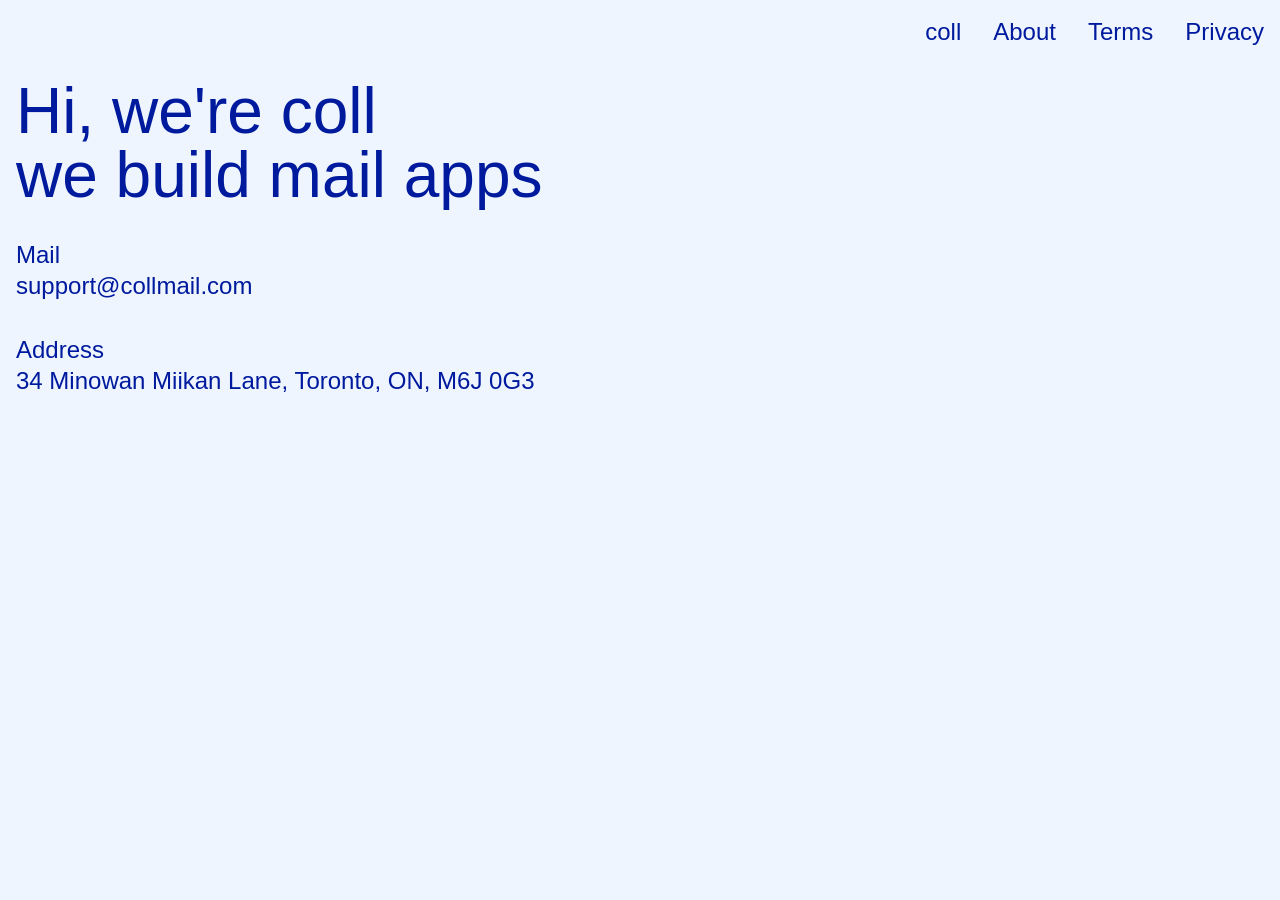
<file: about.html>
<!DOCTYPE html>
<html lang="en">
<head>
  <meta charset="utf-8">
  <meta name="viewport" content="width=device-width, initial-scale=1, viewport-fit=cover">
  <title>About – coll</title>
  <link rel="stylesheet" href="style.css">
</head>
<body>
    <nav>
      <a href="index.html">coll</a>
      <!-- <a href="features.html">Features</a> -->
      <a href="about.html">About</a>
      <a href="legal/terms.html">Terms</a>
      <a href="legal/privacy.html">Privacy</a>
    </nav>

  <h1 >Hi, we're coll<br>we build mail apps</h1>

  <article>
    <p>Mail <br> support@collmail.com</p>
    <p>Address <br> 34 Minowan Miikan Lane, Toronto, ON, M6J 0G3</p>
  </article>
  

</body>
</html>
</file>
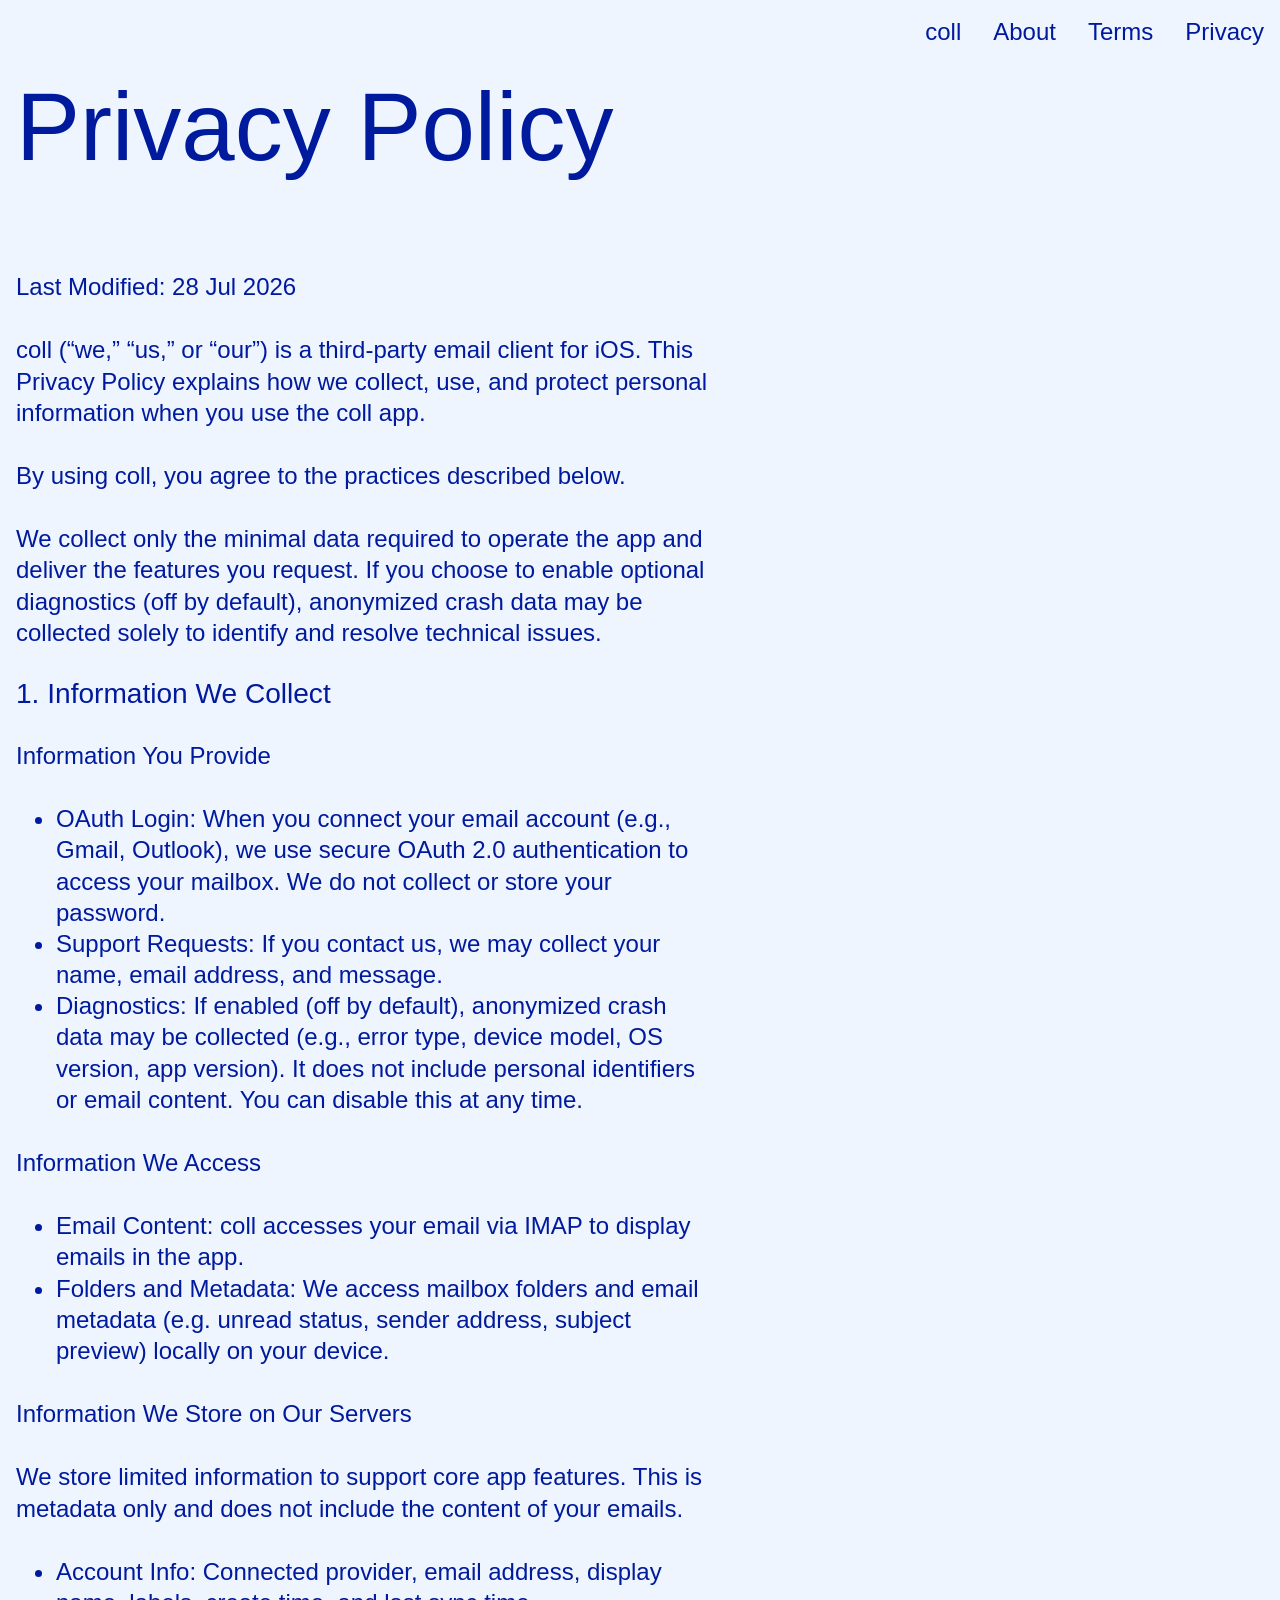
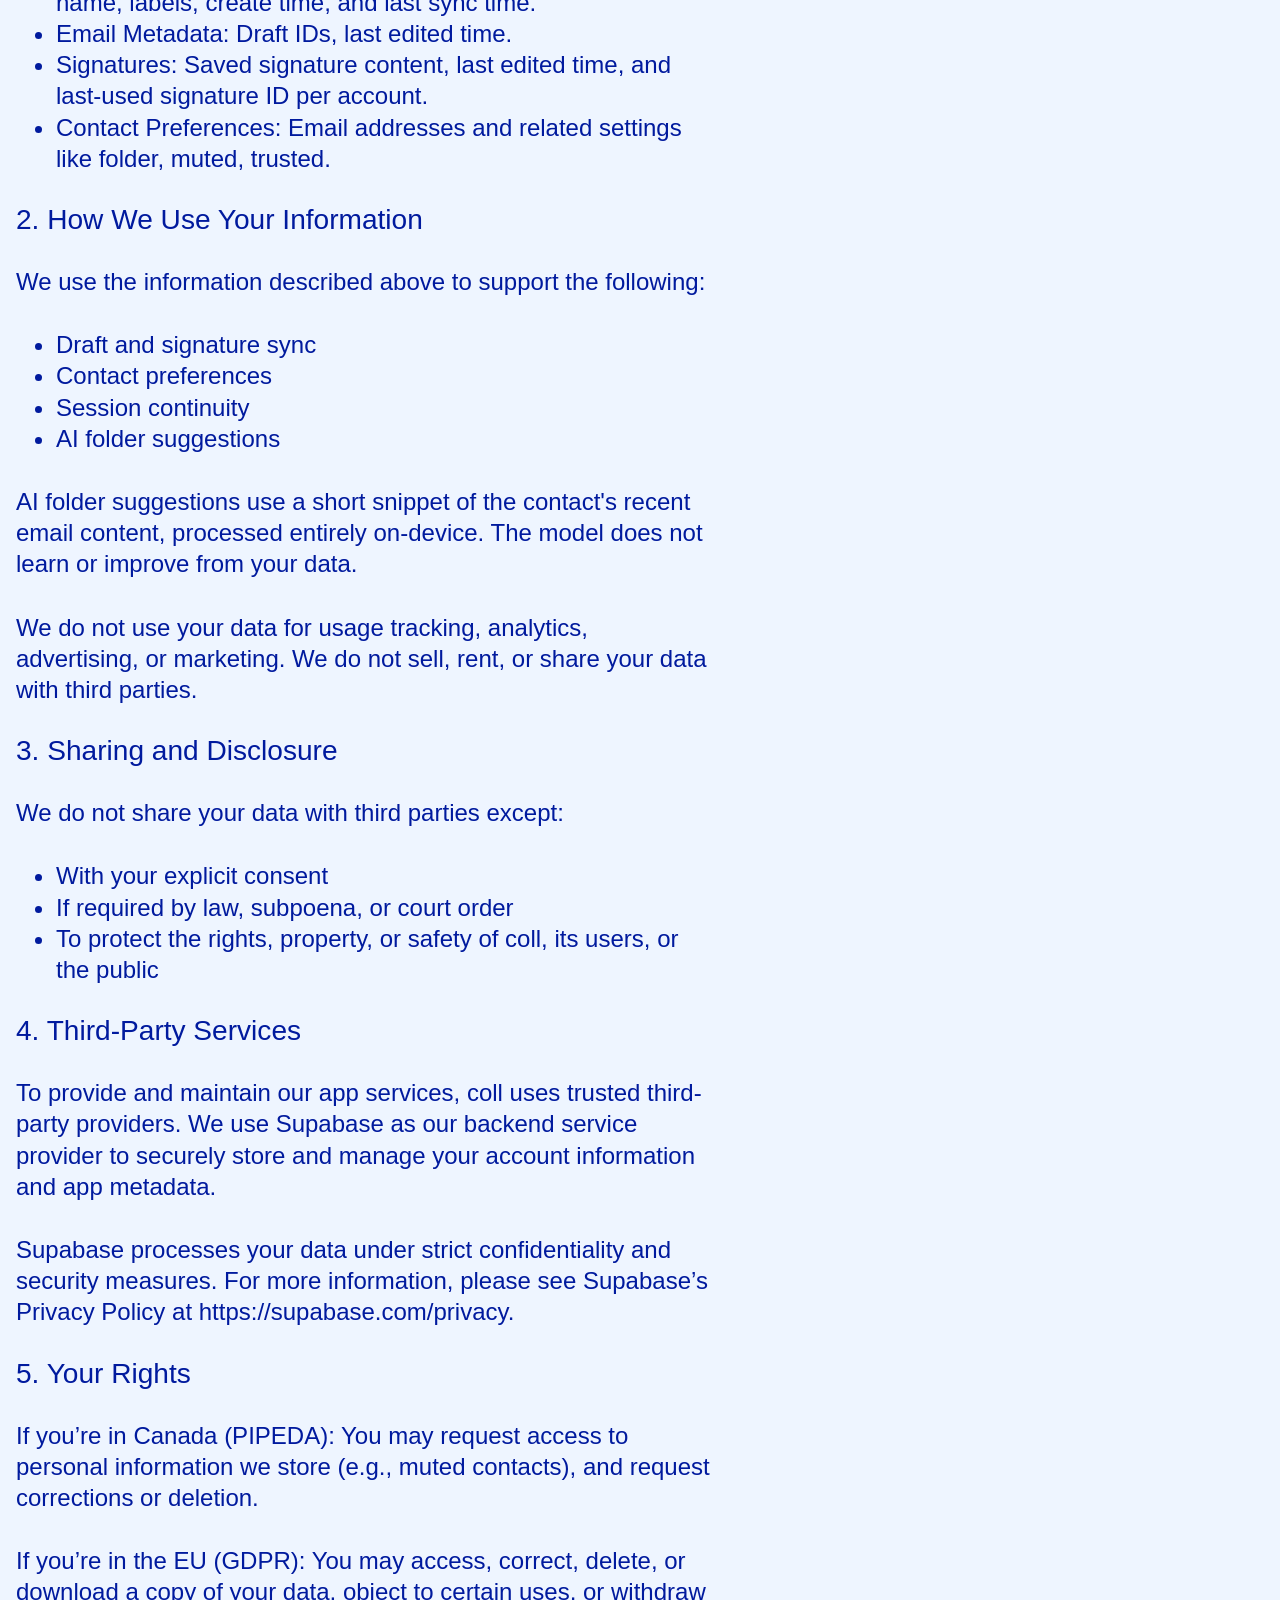
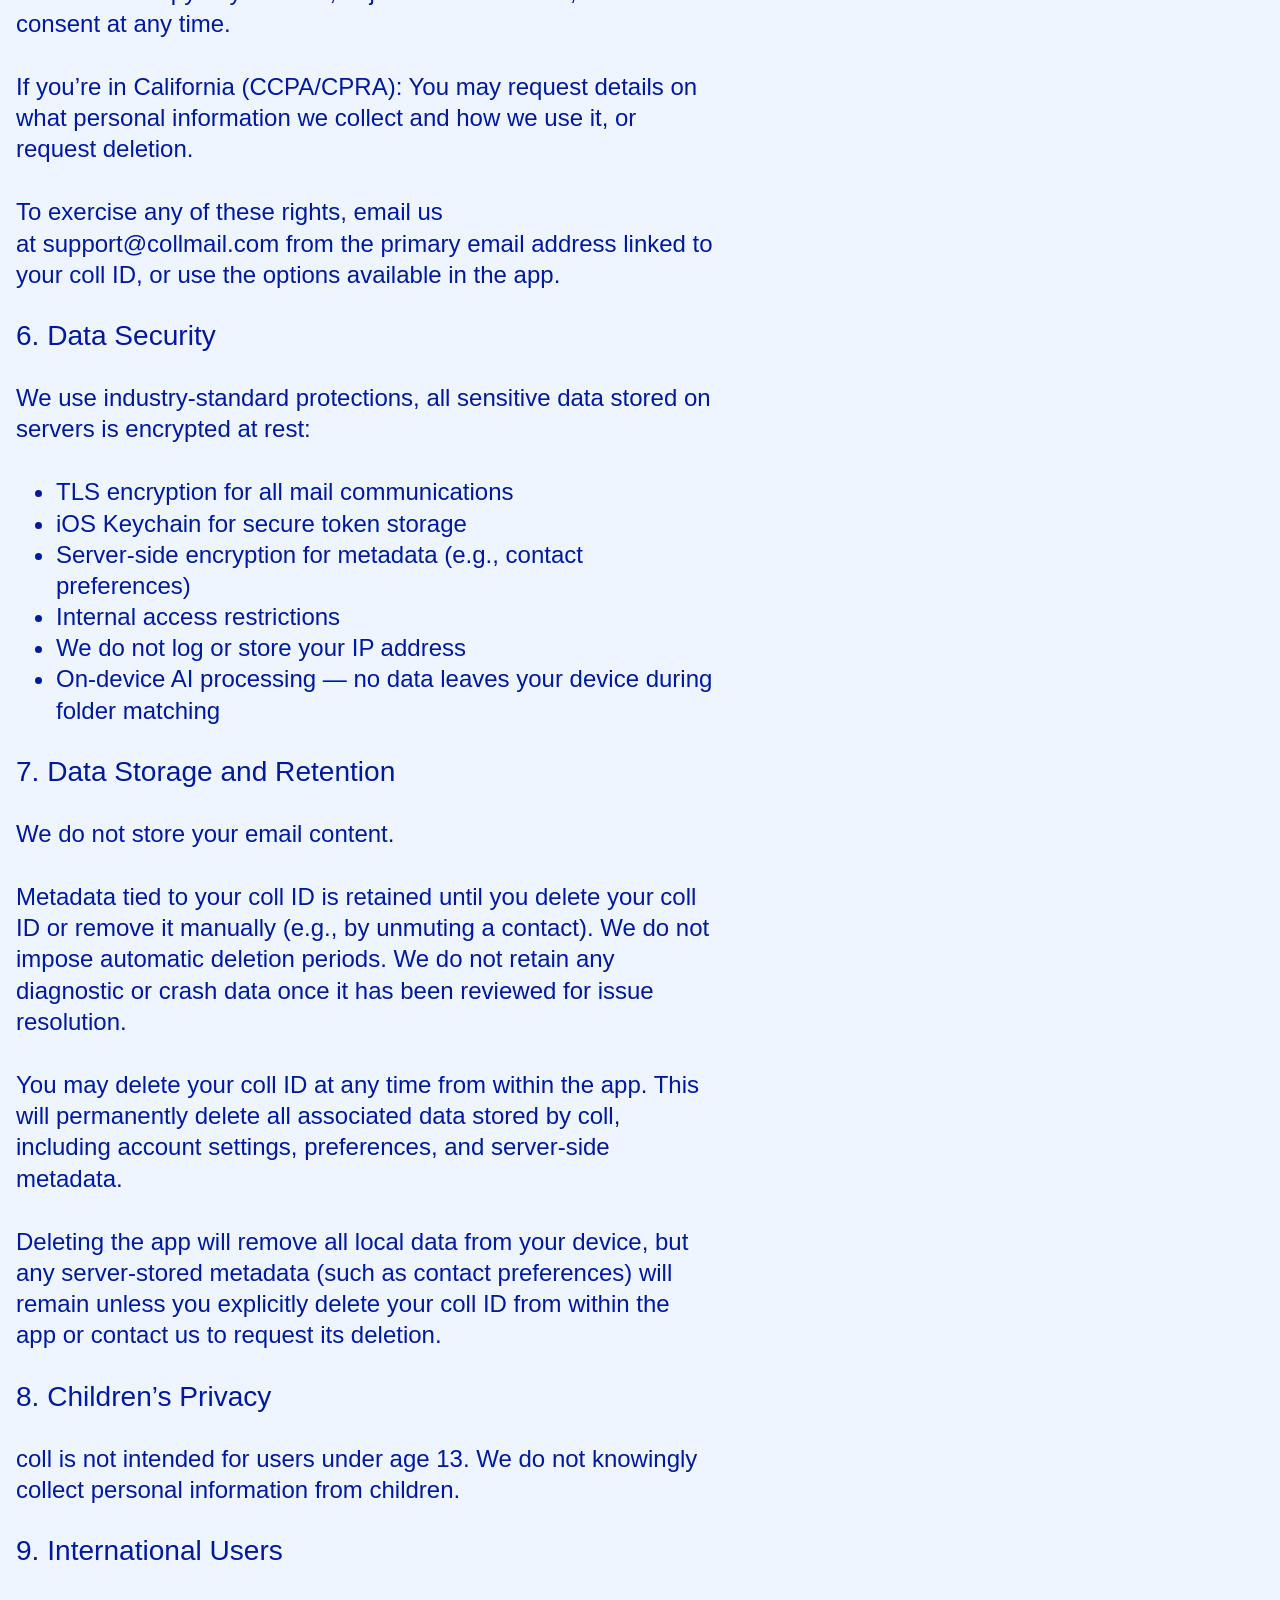
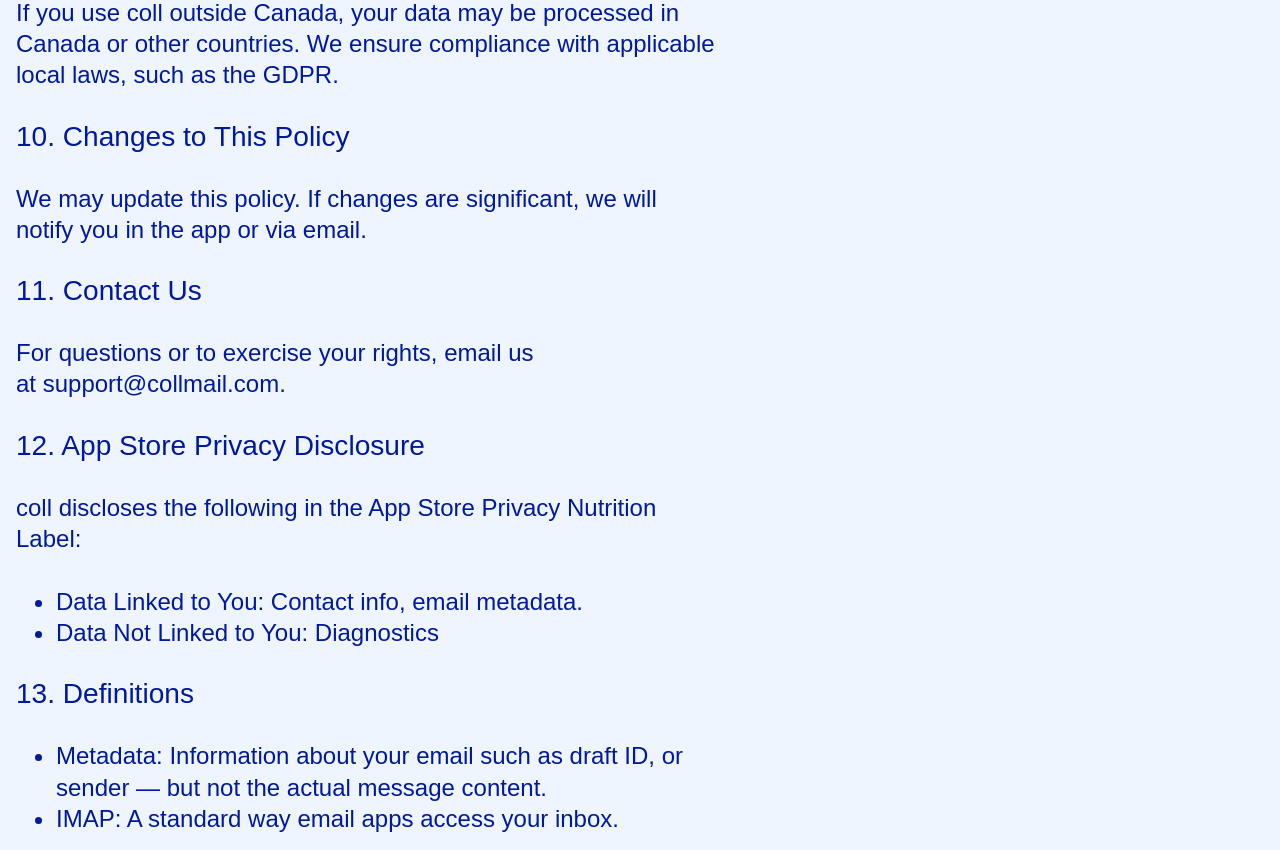
<file: legal/privacy.html>
<!DOCTYPE html>
<html lang="en">
<head>
  <meta charset="utf-8">
  <meta name="viewport" content="width=device-width, initial-scale=1, viewport-fit=cover">
  <title>Privacy Policy – coll</title>
  <link rel="stylesheet" href="../style.css">
</head>
<body>
    <nav>
      <a href="../index.html">coll</a>
      <!-- <a href="../features.html">Features</a> -->
      <a href="../about.html">About</a>
      <a href="terms.html">Terms</a>
      <a href="privacy.html">Privacy</a>
    </nav>

  <article>
    <h1>Privacy Policy</h1>
    <p>Last Modified: 28 Jul 2026</p>
    <p>coll (“we,” “us,” or “our”) is a third-party email client for iOS. This Privacy Policy explains how we collect, use, and protect personal information when you use the coll app.</p>
    <p>By using coll, you agree to the practices described below.</p>
    <p>We collect only the minimal data required to operate the app and deliver the features you request. If you choose to enable optional diagnostics (off by default), anonymized crash data may be collected solely to identify and resolve technical issues.</p>
    <h3>1. Information We Collect</h3>  
    <p>Information You Provide</p>
    <ul>
      <li>OAuth Login: When you connect your email account (e.g., Gmail, Outlook), we use secure OAuth 2.0 authentication to access your mailbox. We do not collect or store your password.</li>
      <li>Support Requests: If you contact us, we may collect your name, email address, and message.</li>
      <li>Diagnostics: If enabled (off by default), anonymized crash data may be collected (e.g., error type, device model, OS version, app version). It does not include personal identifiers or email content. You can disable this at any time.</li>
    </ul>
    <p>Information We Access</p>
    <ul>
      <li>Email Content: coll accesses your email via IMAP to display emails in the app.</li>
      <li>Folders and Metadata: We access mailbox folders and email metadata (e.g. unread status, sender address, subject preview) locally on your device.</li>
    </ul>
    <p>Information We Store on Our Servers</p>
    <p>We store limited information to support core app features. This is metadata only and does not include the content of your emails.</p>
    <ul>
      <li>Account Info: Connected provider, email address, display name, labels, create time, and last sync time.</li>
      <li>Email Metadata: Draft IDs, last edited time.</li>
      <li>Signatures: Saved signature content, last edited time, and last-used signature ID per account.</li>
      <li>Contact Preferences: Email addresses and related settings like folder, muted, trusted.</li>
    </ul>
    <h3>2. How We Use Your Information</h3>
    <p>We use the information described above to support the following:</p>
    <ul>
      <li>Draft and signature sync</li>
      <li>Contact preferences</li>
      <li>Session continuity</li>
      <li>AI folder suggestions</li>
    </ul>
    <p>AI folder suggestions use a short snippet of the contact&#x27;s recent email content, processed entirely on-device. The model does not learn or improve from your data.</p>
    <p>We do not use your data for usage tracking, analytics, advertising, or marketing. We do not sell, rent, or share your data with third parties.</p>
    <h3>3. Sharing and Disclosure</h3>
    <p>We do not share your data with third parties except:</p>
    <ul>
      <li>With your explicit consent</li>
      <li>If required by law, subpoena, or court order</li>
      <li>To protect the rights, property, or safety of coll, its users, or the public</li>
    </ul>
    <h3>4. Third-Party Services</h3>
    <p>To provide and maintain our app services, coll uses trusted third-party providers. We use Supabase as our backend service provider to securely store and manage your account information and app metadata.</p>
    <p>Supabase processes your data under strict confidentiality and security measures. For more information, please see Supabase’s Privacy Policy at https://supabase.com/privacy.</p>
    <h3>5. Your Rights</h3>
    <p>If you’re in Canada (PIPEDA): You may request access to personal information we store (e.g., muted contacts), and request corrections or deletion.</p>
    <p>If you’re in the EU (GDPR): You may access, correct, delete, or download a copy of your data, object to certain uses, or withdraw consent at any time.</p>
    <p>If you’re in California (CCPA/CPRA): You may request details on what personal information we collect and how we use it, or request deletion.</p>
    <p>To exercise any of these rights, email us at <a href="mailto:support@collmail.com">support@collmail.com</a> from the primary email address linked to your coll ID, or use the options available in the app.</p>
    <h3>6. Data Security</h3>
    <p>We use industry-standard protections, all sensitive data stored on servers is encrypted at rest:</p>
    <ul>
      <li>TLS encryption for all mail communications</li>
      <li>iOS Keychain for secure token storage</li>
      <li>Server-side encryption for metadata (e.g., contact preferences)</li>
      <li>Internal access restrictions</li>
      <li>We do not log or store your IP address</li>
      <li>On-device AI processing — no data leaves your device during folder matching</li>
    </ul>
    <h3>7. Data Storage and Retention</h3>
    <p>We do not store your email content.</p>
    <p>Metadata tied to your coll ID is retained until you delete your coll ID or remove it manually (e.g., by unmuting a contact). We do not impose automatic deletion periods. We do not retain any diagnostic or crash data once it has been reviewed for issue resolution.</p>
    <p>You may delete your coll ID at any time from within the app. This will permanently delete all associated data stored by coll, including account settings, preferences, and server-side metadata.</p>
    <p>Deleting the app will remove all local data from your device, but any server-stored metadata (such as contact preferences) will remain unless you explicitly delete your coll ID from within the app or contact us to request its deletion.</p>
    <h3>8. Children’s Privacy</h3>
    <p>coll is not intended for users under age 13. We do not knowingly collect personal information from children.</p>
    <h3>9. International Users</h3>
    <p>If you use coll outside Canada, your data may be processed in Canada or other countries. We ensure compliance with applicable local laws, such as the GDPR.</p>
    <h3>10. Changes to This Policy</h3>
    <p>We may update this policy. If changes are significant, we will notify you in the app or via email.</p>
    <h3>11. Contact Us</h3>
    <p>For questions or to exercise your rights, email us at <a href="mailto:support@collmail.com">support@collmail.com</a>.</p>
    <h3>12. App Store Privacy Disclosure</h3>
    <p>coll discloses the following in the App Store Privacy Nutrition Label:</p>
    <ul>
      <li>Data Linked to You: Contact info, email metadata.</li>
      <li>Data Not Linked to You: Diagnostics</li>
    </ul>
    <h3>13. Definitions</h3>
    <ul>
      <li>Metadata: Information about your email such as draft ID, or sender — but not the actual message content.</li>
      <li>IMAP: A standard way email apps access your inbox.</li>
    </ul>
  </article>



</body>
</html>
</file>
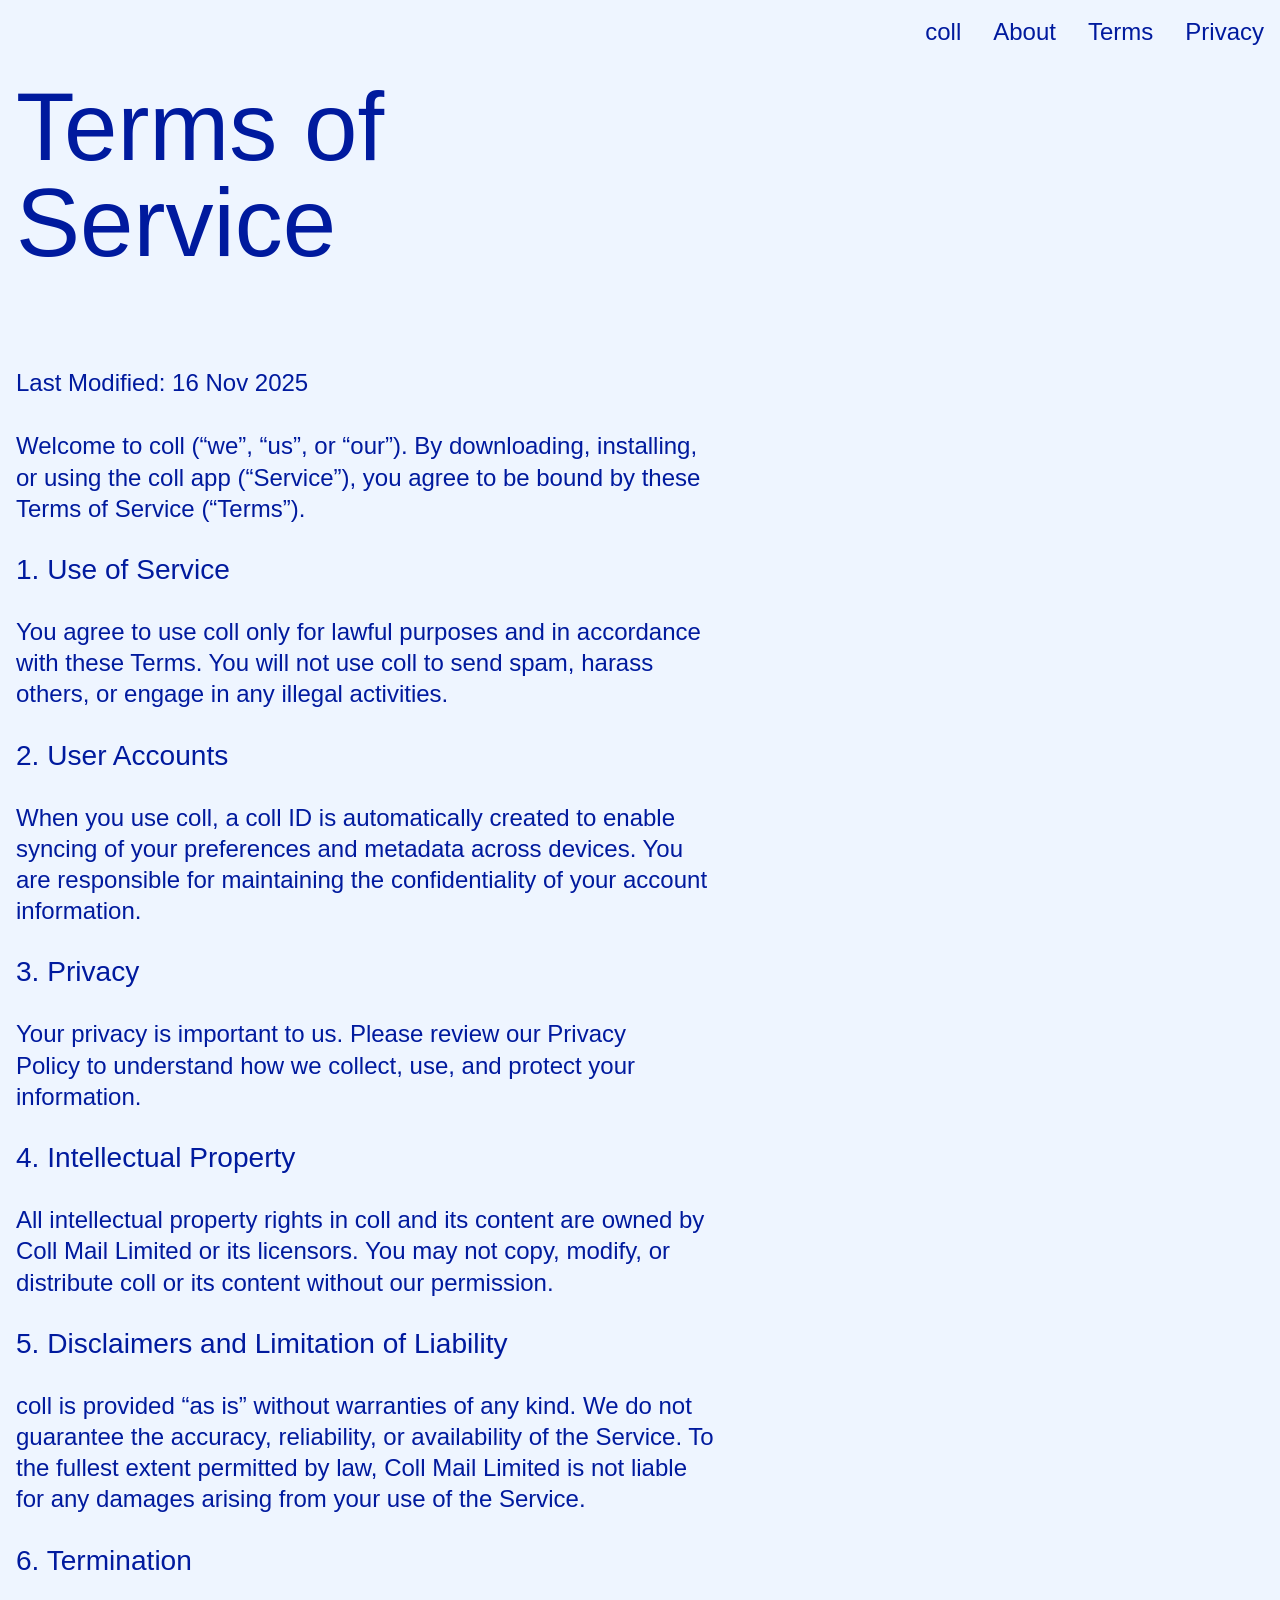
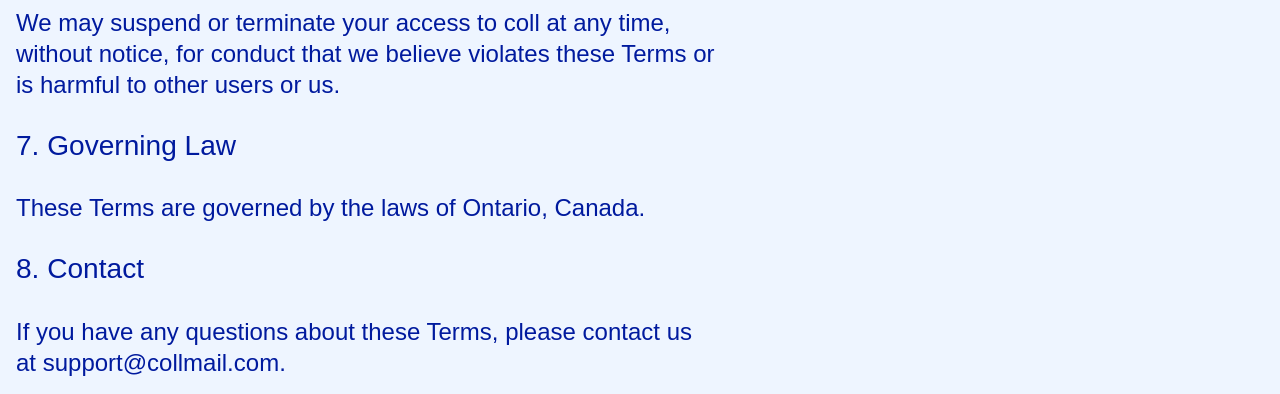
<file: legal/terms.html>
<!DOCTYPE html>
<html lang="en">
<head>
  <meta charset="utf-8">
  <meta name="viewport" content="width=device-width, initial-scale=1, viewport-fit=cover">
  <title>Terms of Service – coll</title>
  <link rel="stylesheet" href="../style.css">
</head>

<body>
    <nav>
      <a href="../index.html">coll</a>
      <!-- <a href="../features.html">Features</a> -->
      <a href="../about.html">About</a>
      <a href="terms.html">Terms</a>
      <a href="privacy.html">Privacy</a>
    </nav>

  <article>
    <h1>Terms of Service</h1>
    <p>
      Last Modified: 16 Nov 2025
    ​</p>
    <p>
      Welcome to coll (“we”, “us”, or “our”). By downloading, installing, or using the coll app (“Service”), you agree to be bound by these Terms of Service (“Terms”).
    </p>
    <h3>1. Use of Service</h3>
    <p>
      You agree to use coll only for lawful purposes and in accordance with these Terms. You will not use coll to send spam, harass others, or engage in any illegal activities.
    </p>
    <h3>2. User Accounts</h3>
    <p>
      When you use coll, a coll ID is automatically created to enable syncing of your preferences and metadata across devices. You are responsible for maintaining the confidentiality of your account information.
    </p>
    <h3>3. Privacy</h3>
    <p>
      Your privacy is important to us. Please review our Privacy Policy to understand how we collect, use, and protect your information.
    </p>
    <h3>4. Intellectual Property</h3>
    <p>
      All intellectual property rights in coll and its content are owned by Coll Mail Limited or its licensors. You may not copy, modify, or distribute coll or its content without our permission.
    </p>
    <h3>5. Disclaimers and Limitation of Liability</h3>
    <p>
      coll is provided “as is” without warranties of any kind. We do not guarantee the accuracy, reliability, or availability of the Service. To the fullest extent permitted by law, Coll Mail Limited is not liable for any damages arising from your use of the Service.
    </p>
    <h3>6. Termination</h3>
    <p>
      We may suspend or terminate your access to coll at any time, without notice, for conduct that we believe violates these Terms or is harmful to other users or us.
    </p>
    <h3>7. Governing Law</h3>
    <p>
      These Terms are governed by the laws of Ontario, Canada.
    </p>
    <h3>8. Contact</h3>
    <p>
      If you have any questions about these Terms, please contact us at <a href="mailto:support@collmail.com">support@collmail.com</a>.
    </p>
  </article>

</body>
</html>
</file>
<file: style.css>
* {
  box-sizing: border-box; 
  margin: 0; 
  /* background: #dddddd; */
}

body {
  font: 300 1.5rem/1.3 -apple-system, BlinkMacSystemFont, "Segoe UI", Roboto, sans-serif;
  color: #001a9e;
  min-height: 100vh;
  background: #eef5ff;
  padding: 16px;
  display: flex;
  flex-direction: column;
  gap: 32px;
}

h1, h2, h3 {
  font-weight: inherit;
  line-height: 1;
}

h1 {
  font-size: 4rem;
}

a {
  color: inherit; 
  text-decoration: none;
}

nav {
  display: flex;
  justify-content: end;
  gap: 32px;
}

article {
  max-width: 700px;
  display: flex;
  flex-direction: column;
  gap: 32px;
}

article h1 {
  font-size: 6rem;
  margin-bottom: 4rem;
}

footer {
  margin-top: auto;
}

.logo {
  height: 4rem;
}

.mini {
  font-size: small;
}
</file>
